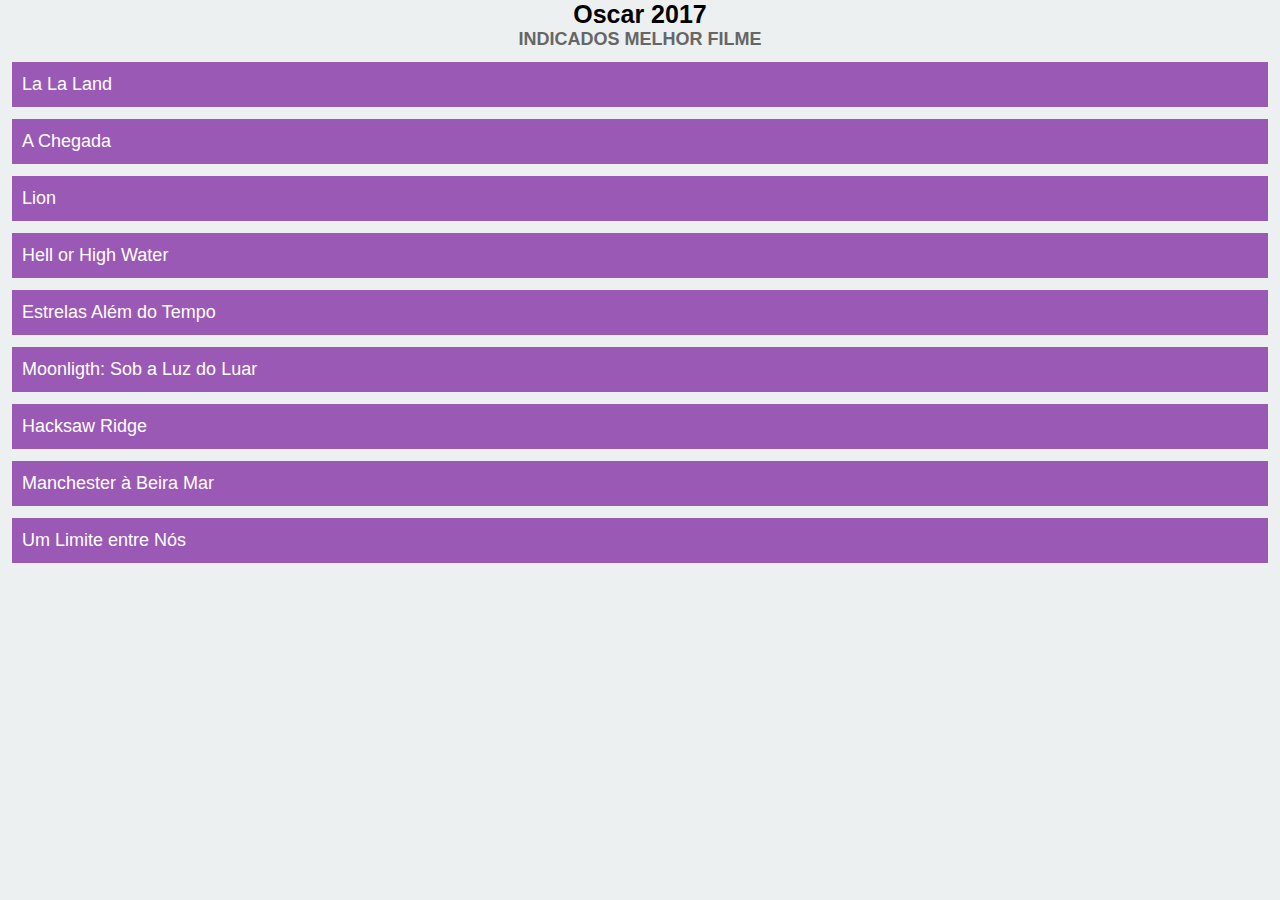
<file: proj_01/index.html>
<!DOCTYPE html>
<html lang="pt-br">
<head> 
  
  <meta charset="UTF-8">
   
     <title>Oscar 2017</title>
     <link rel="stylesheet" href="estilo.css">
</head>
<body>
   <h1>Oscar 2017</h1>
   <h2>Indicados Melhor Filme</h2>
   
   <ul>
       <li>La La Land</li>
       <li>A Chegada</li>
       <li>Lion</li>
       <li>Hell or High Water</li>
       <li>Estrelas Além do Tempo</li>
       <li>Moonligth: Sob a Luz do Luar</li>
       <li>Hacksaw Ridge</li>
       <li>Manchester à Beira Mar</li>
       <li>Um Limite entre Nós</li>
   </ul>
    
</body>
</html>


<!DOCTYPE html>
<html lang="en">
<head>
   
    <title>Document</title>
</head>
<body>
    
</body>
</html>
</file>
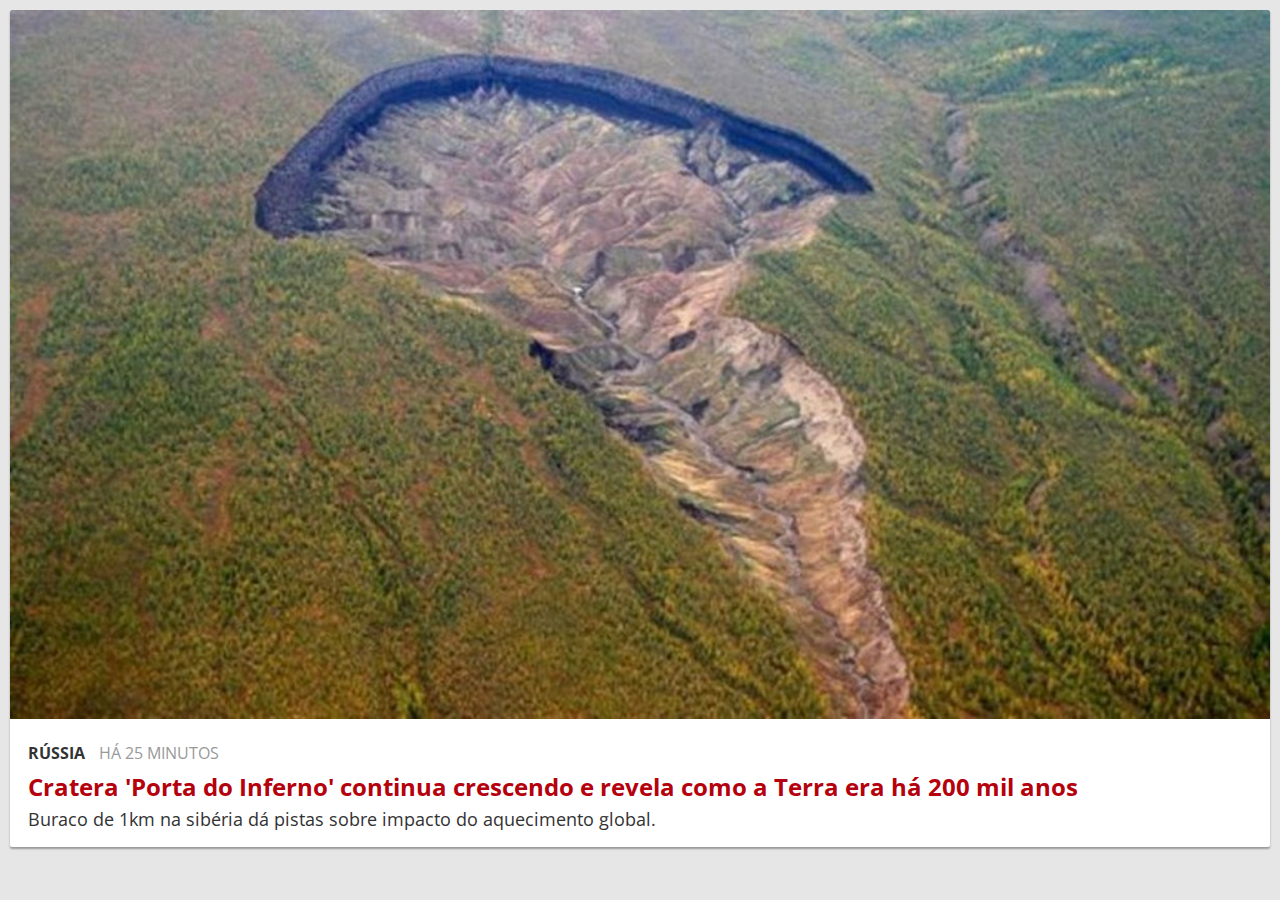
<file: proj_02/index.html>
<!DOCTYPE html>
<html lang="en">
<head>
    <meta charset="UTF-8">
    <title>proj002</title>
    <link rel="stylesheet" href="estilo.css">
    
    <link href="https://fonts.googleapis.com/css?family=Open+Sans" rel="stylesheet">
    
    
    
</head>
<body>
   <div class="noticia">
   <a href="https://g1.globo.com/ciencia-e-saude/noticia/porta-do-inferno-a-gigantesca-cratera-que-continua-crescendo-e-revela-como-a-terra-era-ha-200-mil-anos.ghtml">
      <img src="cratera.jpg" alt="foto da cratera">
   </a>
    
 <div class="texto">
    <div class="detalhes">
        <span class="local">Rússia</span>
        <span class="data">Há 25 minutos</span>
    </div>
     <h2>
         <a href="https://g1.globo.com/ciencia-e-saude/noticia/porta-do-inferno-a-gigantesca-cratera-que-continua-crescendo-e-revela-como-a-terra-era-ha-200-mil-anos.ghtml">
             Cratera 'Porta do Inferno' continua crescendo e revela como a Terra era há 200 mil anos
         </a>
     </h2>
     <p>Buraco de 1km na sibéria dá pistas sobre impacto do aquecimento global.
         
     </p>
 </div>
   </div> 
       
</body>
</html>
</file>
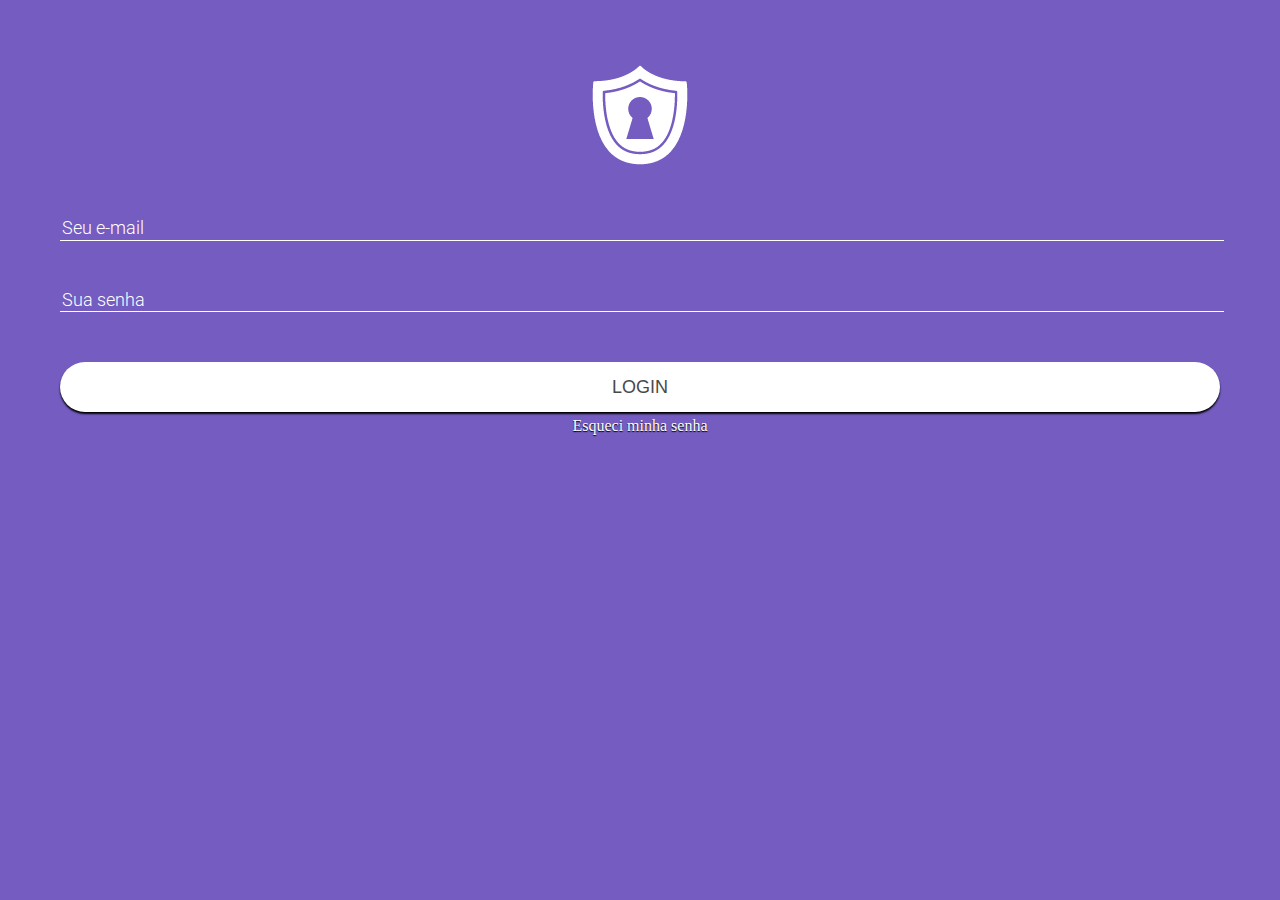
<file: proj_03/index.html>
<!DOCTYPE html>
<html lang="pt-br">
<head>
    <meta charset="UTF-8">
    <title>Login</title>
    <link rel="stylesheet" href="normalize.css">
    
    <link href="https://fonts.googleapis.com/css?family=Roboto:300,400,500" rel="stylesheet">
    
    <link rel="stylesheet" href="estilo.css">
    
</head>
<body>
   <img src="logo.png">
   <form action="">
       <input type="email" placeholder="Seu e-mail">
       <input type="password" placeholder="Sua senha">
       <button>Login</button>
   
   </form>    
   
   <a href="senha.html">Esqueci minha senha</a>
   
    
</body>
</html>
</file>
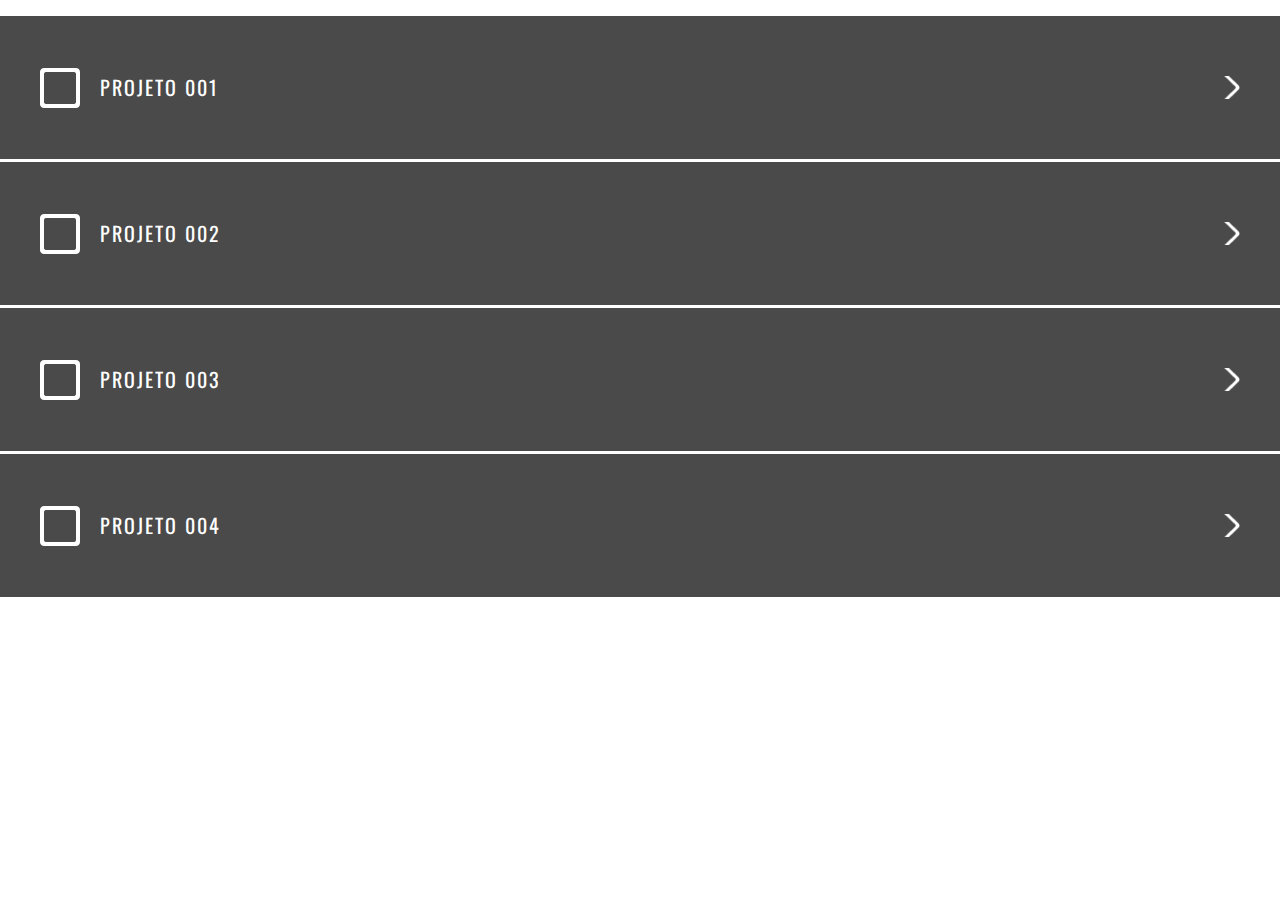
<file: proj_04/index.html>
<!DOCTYPE html>
<html lang="pt-br">
<head>
    <meta charset="UTF-8">
    <title>Projeto 004</title>
    <link rel="stylesheet" href="normalize.css">
    <link href="https://fonts.googleapis.com/css?family=Oswald:500" rel="stylesheet">
    <link rel="stylesheet" href="estilo.css">
</head>
<body>
   <ul>
       <li><a href="../proj_01">Projeto 001</a></li>
       <li><a href="../proj_02">Projeto 002</a></li>
       <li><a href="../proj_03">Projeto 003</a></li>
       <li><a href="../proj_04">Projeto 004</a></li>
   </ul>
    
</body>
</html>
</file>
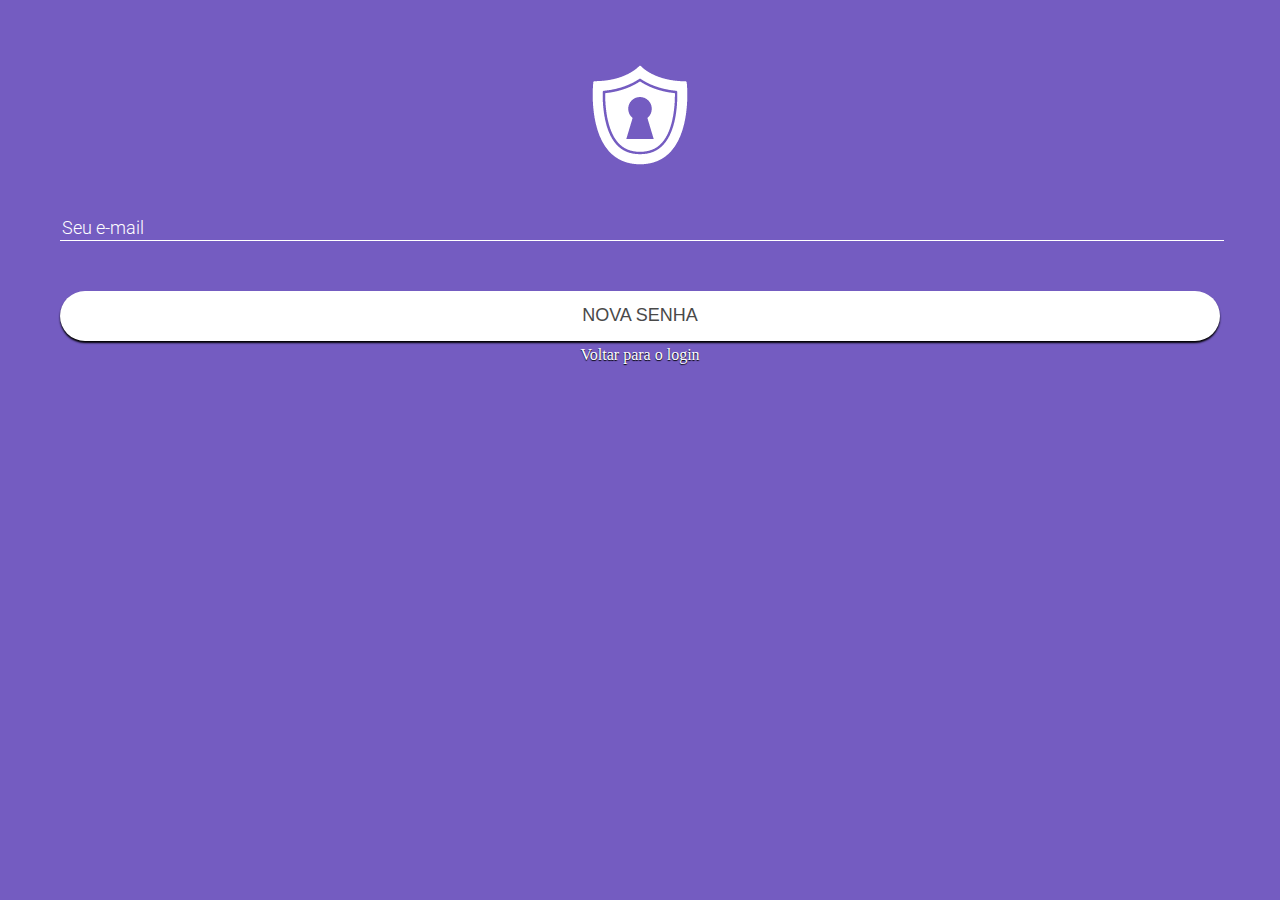
<file: proj_03/senha.html>
<!DOCTYPE html>
<html lang="pt-br">
<head>
    <meta charset="UTF-8">
    <title>Login</title>
    <link rel="stylesheet" href="normalize.css">
    
    <link href="https://fonts.googleapis.com/css?family=Roboto:300,400,500" rel="stylesheet">
    
    <link rel="stylesheet" href="estilo.css">
    
</head>
<body>
   <img src="logo.png">
   <form action="">
       <input type="email" placeholder="Seu e-mail">
      
       <button>nova senha</button>
   
   </form>   
    <a href="index.html">Voltar para o login</a>
   
    
</body>
</html>
</file>
<file: proj_01/estilo.css>
*{margin: 0;
padding: 0;
    font-size: 18px;
}
h1,h2{
    text-align: center;
    font-size: 25px;
}
h2{
    text-transform: uppercase;
    color: #666;
    font-size: 18px;
    
}

body{
    font-family: arial;
    background-color: #ecf0f1;
    
}
li{
    background-color: #9b59b6;
    margin: 12px;
    height: 45px;
    color: white;
    text-indent: 10px;
    display: flex;
    align-items: center;
    
    
        
}
</file>
<file: proj_02/estilo.css>
*{
    margin: 0;
    padding: 0;
}
body{
    background-color: #e6e6e6;
    padding: 10px;
    font-family: "open sans"
}

.noticia{
    background-color: white;
    border-radius: 0 0 2px 2px;
    box-shadow: 0px 2px 2px #999;
    margin-bottom: 10px
}

.noticia img{
    width: 100%;
    border-radius: 2px 2px 0 0;
}

.noticia .texto{
    padding: 18px;
}
.noticia .detalhes{
    margin-bottom: 10px;

}
.local{
    text-transform: uppercase;
    color: #333333;
    font-weight: bold;   
}
.data{
    margin-left: 10px;
    text-transform: uppercase;
    color: #999999;
}

.noticia h2 {
    margin-bottom: 10px;
    line-height:25px
}
.noticia h2 a{
    color: #b5000d;
    text-decoration: none;
    
    
}

.noticia p{
    line-height: 20px;
    font-size: 18px;
    color: #333333;
}
</file>
<file: proj_03/estilo.css>
body{
    background-color: #745cc1;
    text-align: center;
    -webkit-font-smoothing: antialiased;
}
img{
    margin-top: 65px
}
input{
    display: block;
    width: 100%;
    margin-bottom: 50px;
    background: transparent;
    border: none;
    border-bottom: 1px solid #fff
}
button{
    width: 100%;
    background: #fff;
    border-radius: 40px;
    height: 50px;
    text-transform: uppercase;
    box-shadow: 0px 2px 2px 0px #000;
    border: none;
    color: #494949;
    font-weight: 500;
    font-size: 18px
        
}
a{
    color: #ffffff;
    text-decoration: none;
    text-shadow: 0px 1px 1px #000;
}

form{
    padding: 50px 60px 5px 60px
}
::-webkit-input-placeholder {
    color: #fff;
    font-family: "roboto", sans-serif;
    font-size: 18px;
    font-weight: 300;
}
</file>
<file: proj_04/estilo.css>
ul{
    padding: 0;
    
}
li{
    list-style-type: none;
    background-color: #4a4a4a;
    margin-bottom: 3px;
    padding: 60px 40px 60px 100px;
    background-image: url(done---1477--copy-3.png);
    background-repeat: no-repeat;
    background-position: 40px center
}
li.feito{
    background-color: #27ae60;
    background-image: url(done---1477-.png);
    
}
li.feito:hover{
    background-color: #52be7f;
    
}

li:hover{
    background-color: #6e6e6e;
}
a{
    color: #ffffff;
    text-decoration: none;
    display: block;
    background-image: url(arrow-right---336-.png);
    background-repeat: no-repeat;
    background-position: right center;
    font-family: 'Oswald', sans-serif;
    font-size: 20px;
    text-transform: uppercase;
    letter-spacing: 2px;
    
    
}
</file>
